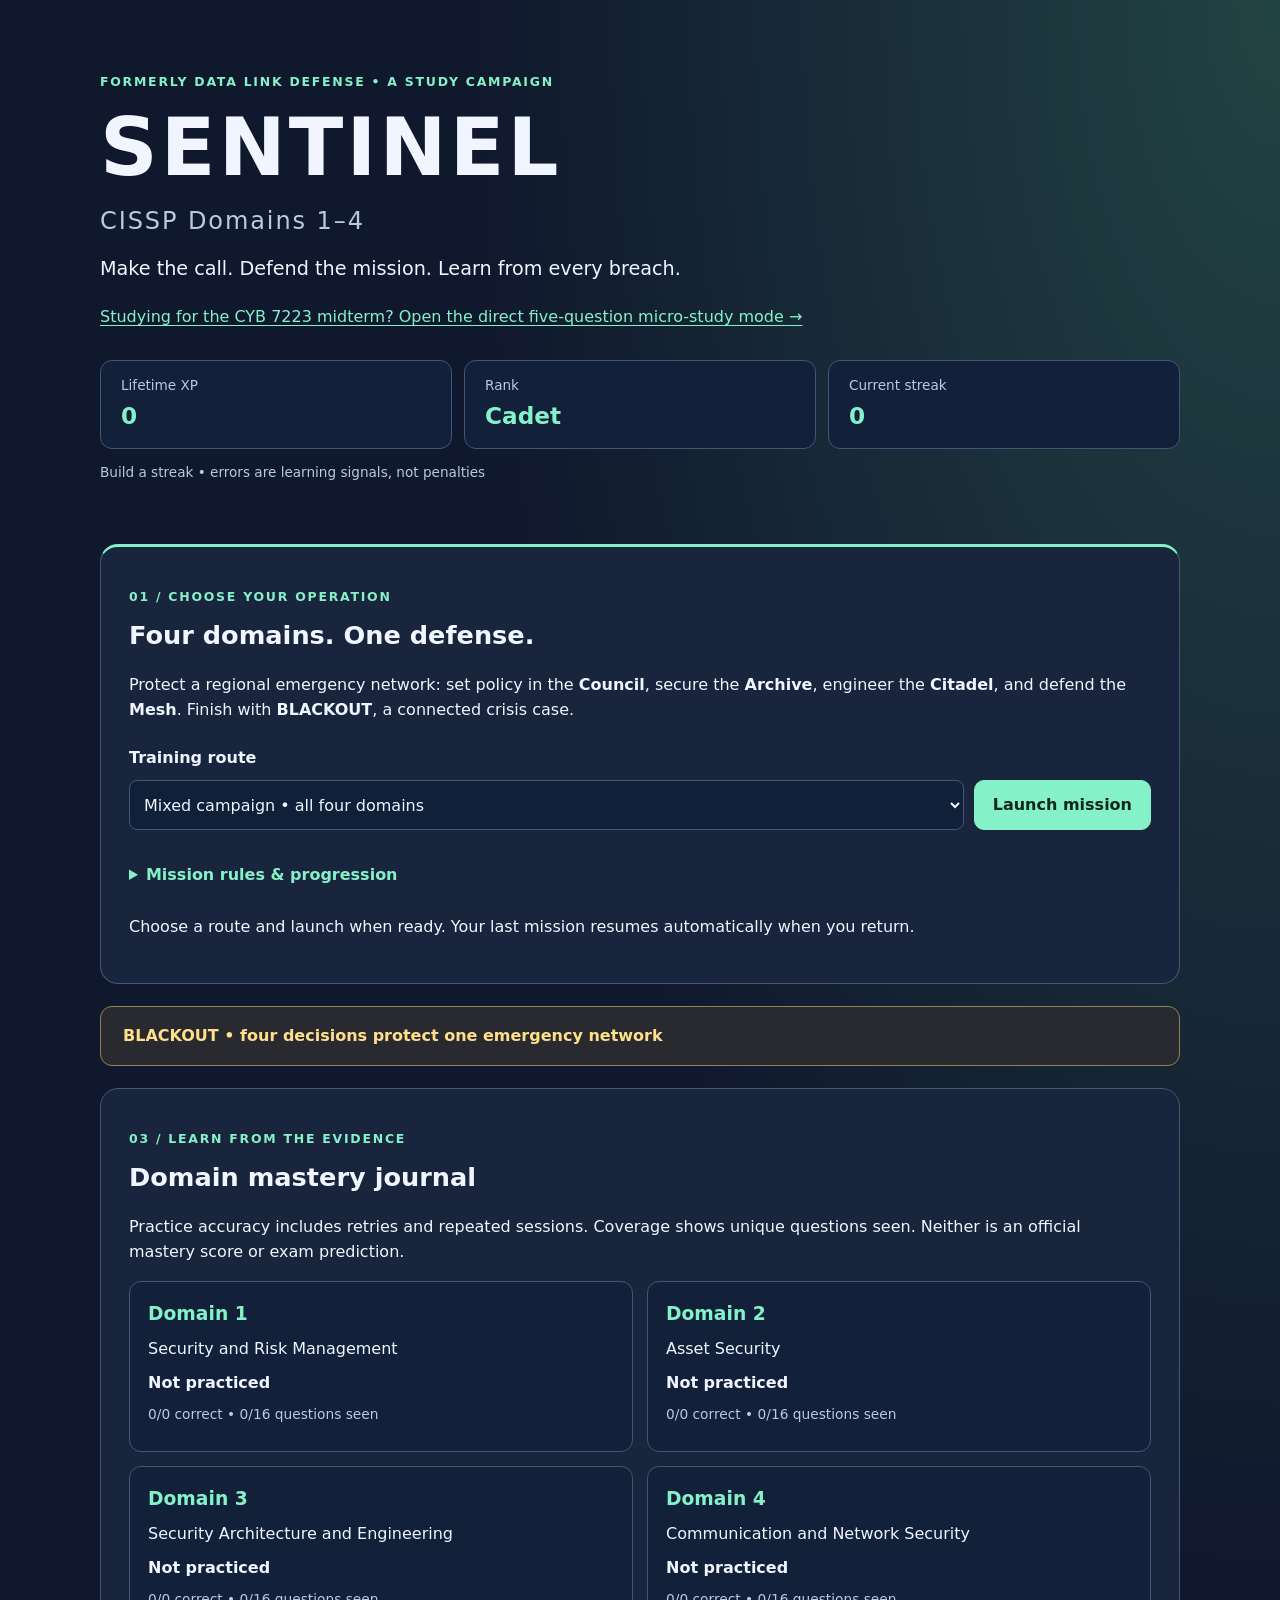
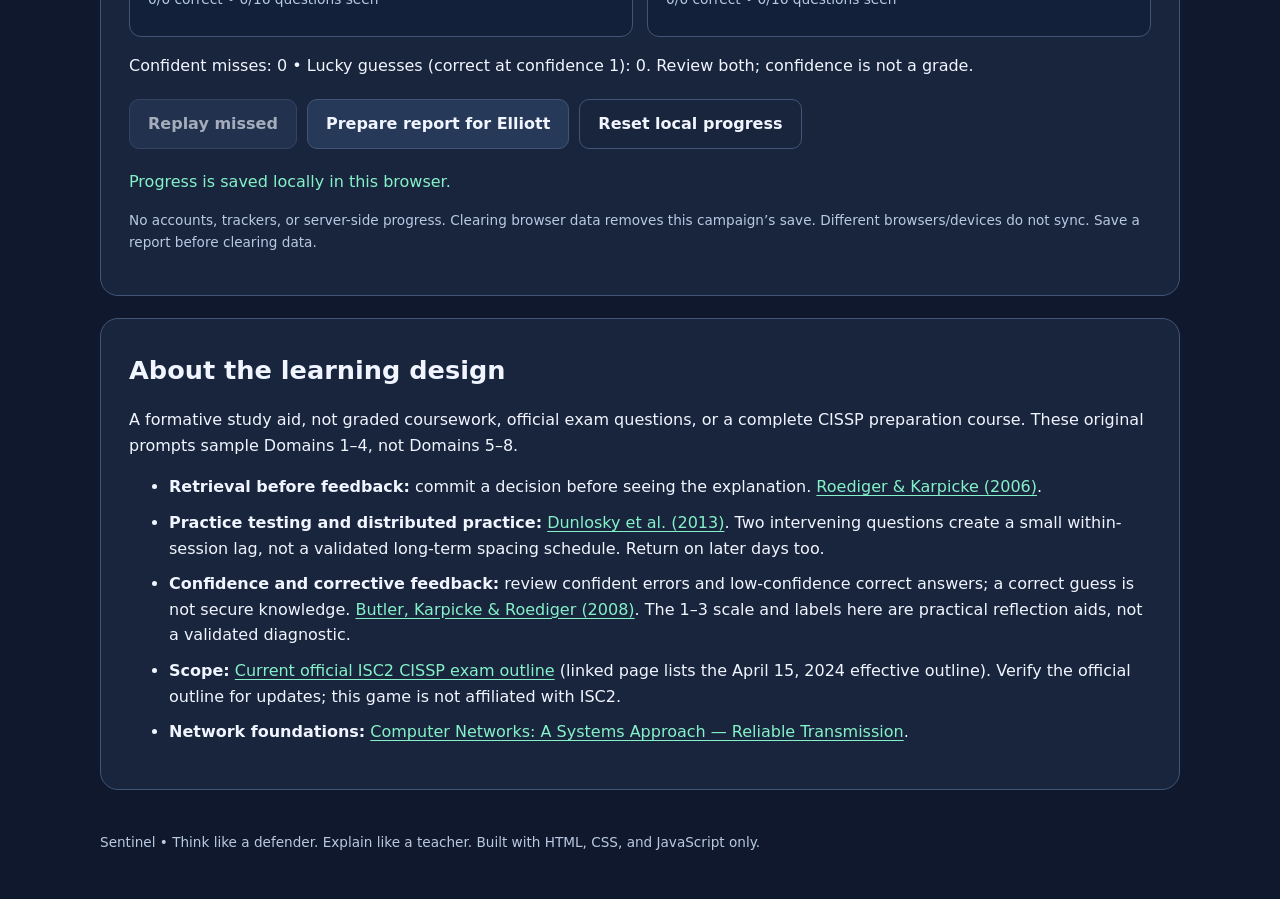
<file: index.html>
<!doctype html>
<html lang="en">
<head>
  <meta charset="utf-8">
  <meta name="viewport" content="width=device-width, initial-scale=1">
  <meta name="description" content="Sentinel: a local-first CISSP Domains 1–4 study campaign with retrieval practice, confidence calibration, and a Blackout boss scenario.">
  <meta name="theme-color" content="#10182d">
  <title>Sentinel • CISSP Domains 1–4</title>
  <link rel="stylesheet" href="styles.css?v=2.0.0">
  <script src="questions.js?v=2.0.0" defer></script>
  <script src="app.js?v=2.0.0" defer></script>
</head>
<body>
  <a class="skip-link" href="#main">Skip to campaign</a>
  <header class="hero">
    <p class="eyebrow">Formerly Data Link Defense • A study campaign</p>
    <h1>SENTINEL<span>CISSP Domains 1–4</span></h1>
    <p class="tagline">Make the call. Defend the mission. Learn from every breach.</p>
    <p><a href="netsec.html">Studying for the CYB 7223 midterm? Open the direct five-question micro-study mode →</a></p>
    <div class="hud" aria-label="Campaign progress">
      <div><span>Lifetime XP</span><strong id="xp">0</strong></div>
      <div><span>Rank</span><strong id="rank">Cadet</strong></div>
      <div><span>Current streak</span><strong id="streak">0</strong></div>
    </div>
    <p id="combo" class="microcopy"></p>
  </header>
  <main id="main">
    <section class="briefing" aria-labelledby="briefing-title">
      <p class="eyebrow">01 / Choose your operation</p>
      <h2 id="briefing-title">Four domains. One defense.</h2>
      <p>Protect a regional emergency network: set policy in the <b>Council</b>, secure the <b>Archive</b>, engineer the <b>Citadel</b>, and defend the <b>Mesh</b>. Finish with <b>BLACKOUT</b>, a connected crisis case.</p>
      <div class="launch-controls">
        <label for="domain-select">Training route</label>
        <select id="domain-select">
          <option value="mixed">Mixed campaign • all four domains</option>
          <option value="1">Domain 1 • Security and Risk Management</option>
          <option value="2">Domain 2 • Asset Security</option>
          <option value="3">Domain 3 • Security Architecture and Engineering</option>
          <option value="4">Domain 4 • Communication and Network Security</option>
        </select>
        <button id="start-session" type="button" class="primary">Launch mission</button>
      </div>
      <details>
        <summary>Mission rules &amp; progression</summary>
        <ul>
          <li>Mixed: 12 balanced practice decisions plus 4 boss decisions. A domain route covers its 15 practice decisions plus 1 boss decision. New mixed runs vary the selection.</li>
          <li>Choose an answer, rate confidence 1–3, then lock it. Read why each option wins or loses before advancing. No timer, lives, or penalties for taking time.</li>
          <li>A miss can return once, after at least two other decisions. Late and boss misses wait for a new Replay missed session. A correct retry clears that unresolved miss, not its history.</li>
          <li>Correct decisions earn 100 XP plus a streak bonus of 20–100 XP. Cadet → Analyst at 1,000 → Defender at 3,000 → Sentinel at 6,000 XP. Ranks reward practice, not exam readiness.</li>
          <li>BLACKOUT: earn one shield per correct boss decision. Secure every available shield to earn a deterministic 200 XP finale bonus. No random damage or hidden pass threshold.</li>
        </ul>
      </details>
      <p id="welcome">Choose a route and launch when ready. Your last mission resumes automatically when you return.</p>
    </section>

    <section id="arena" class="arena" aria-labelledby="arena-title" hidden>
      <div class="arena-topline"><p class="eyebrow">02 / Make the decision</p><span id="level-label" class="pill"></span></div>
      <h2 id="arena-title">Active defense</h2>
      <label id="progress-label" for="mission-progress">Mission progress</label>
      <progress id="mission-progress" max="16" value="0">Mission progress</progress>
      <p id="mission-text" class="mission-text"></p>
      <form id="answer-form">
        <h3 id="prompt" tabindex="-1"></h3>
        <div id="answer-options" class="answers" role="group" aria-labelledby="prompt"></div>
        <fieldset id="confidence">
          <legend>How confident are you? <span>Required before locking</span></legend>
          <div class="confidence-options">
            <label><input type="radio" name="confidence" value="1"> 1 · Guessing</label>
            <label><input type="radio" name="confidence" value="2"> 2 · Somewhat sure</label>
            <label><input type="radio" name="confidence" value="3"> 3 · Confident</label>
          </div>
        </fieldset>
        <button id="lock-answer" type="submit" class="primary" disabled>Lock decision</button>
      </form>
      <div id="feedback" class="feedback" aria-live="polite" aria-atomic="true"></div>
      <button id="next-button" type="button" class="primary" hidden>Continue mission →</button>
    </section>

    <section id="completion" class="completion" aria-labelledby="completion-title" hidden>
      <p class="eyebrow">Operation debrief</p>
      <h2 id="completion-title" tabindex="-1">Mission complete</h2>
      <p id="completion-summary" aria-live="polite"></p>
      <p>Pause and explain one concept in your own words. Revisit the material on a later day for longer spacing. Launch a different route or replay unresolved misses below.</p>
    </section>
    <p id="boss-status" class="boss-banner" aria-live="polite"></p>

    <section class="mastery" aria-labelledby="mastery-title">
      <p class="eyebrow">03 / Learn from the evidence</p>
      <h2 id="mastery-title">Domain mastery journal</h2>
      <p>Practice accuracy includes retries and repeated sessions. Coverage shows unique questions seen. Neither is an official mastery score or exam prediction.</p>
      <div id="mastery-report" class="domain-grid"></div>
      <p id="calibration" aria-live="polite"></p>
      <p id="legacy-note" class="microcopy"></p>
      <div class="actions">
        <button id="replay-missed" type="button" disabled>Replay missed</button>
        <button id="share-report" type="button">Prepare report for Elliott</button>
        <button id="reset-progress" type="button" class="quiet">Reset local progress</button>
      </div>
      <div id="report-panel" hidden>
        <label for="report-text">Score and missed-topic report — copy and share with Elliott for study tracking</label>
        <textarea id="report-text" readonly rows="14" spellcheck="false"></textarea>
        <p>Text is selected for copying. Nothing is sent automatically; the browser does not write to the study CLI.</p>
      </div>
      <p id="storage-status" role="status">Progress stays locally in this browser.</p>
      <p class="microcopy">No accounts, trackers, or server-side progress. Clearing browser data removes this campaign’s save. Different browsers/devices do not sync. Save a report before clearing data.</p>
    </section>

    <section class="learning-design" aria-labelledby="learning-title">
      <h2 id="learning-title">About the learning design</h2>
      <p>A formative study aid, not graded coursework, official exam questions, or a complete CISSP preparation course. These original prompts sample Domains 1–4, not Domains 5–8.</p>
      <ul>
        <li><strong>Retrieval before feedback:</strong> commit a decision before seeing the explanation. <a href="https://learninglab.psych.purdue.edu/downloads/2006/2006_Roediger_Karpicke_PsychSci.pdf">Roediger &amp; Karpicke (2006)</a>.</li>
        <li><strong>Practice testing and distributed practice:</strong> <a href="https://doi.org/10.1177/1529100612453266">Dunlosky et al. (2013)</a>. Two intervening questions create a small within-session lag, not a validated long-term spacing schedule. Return on later days too.</li>
        <li><strong>Confidence and corrective feedback:</strong> review confident errors and low-confidence correct answers; a correct guess is not secure knowledge. <a href="https://learninglab.psych.purdue.edu/downloads/2008/2008_Butler_Karpicke_Roediger_JEPLMC.pdf">Butler, Karpicke &amp; Roediger (2008)</a>. The 1–3 scale and labels here are practical reflection aids, not a validated diagnostic.</li>
        <li><strong>Scope:</strong> <a href="https://www.isc2.org/certifications/cissp/cissp-certification-exam-outline">Current official ISC2 CISSP exam outline</a> (linked page lists the April 15, 2024 effective outline). Verify the official outline for updates; this game is not affiliated with ISC2.</li>
        <li><strong>Network foundations:</strong> <a href="https://book.systemsapproach.org/direct/reliable.html">Computer Networks: A Systems Approach — Reliable Transmission</a>.</li>
      </ul>
    </section>
  </main>
  <footer>Sentinel • Think like a defender. Explain like a teacher. Built with HTML, CSS, and JavaScript only.</footer>
  <noscript>This study campaign needs JavaScript enabled. No progress leaves your browser.</noscript>
</body>
</html>
</file>
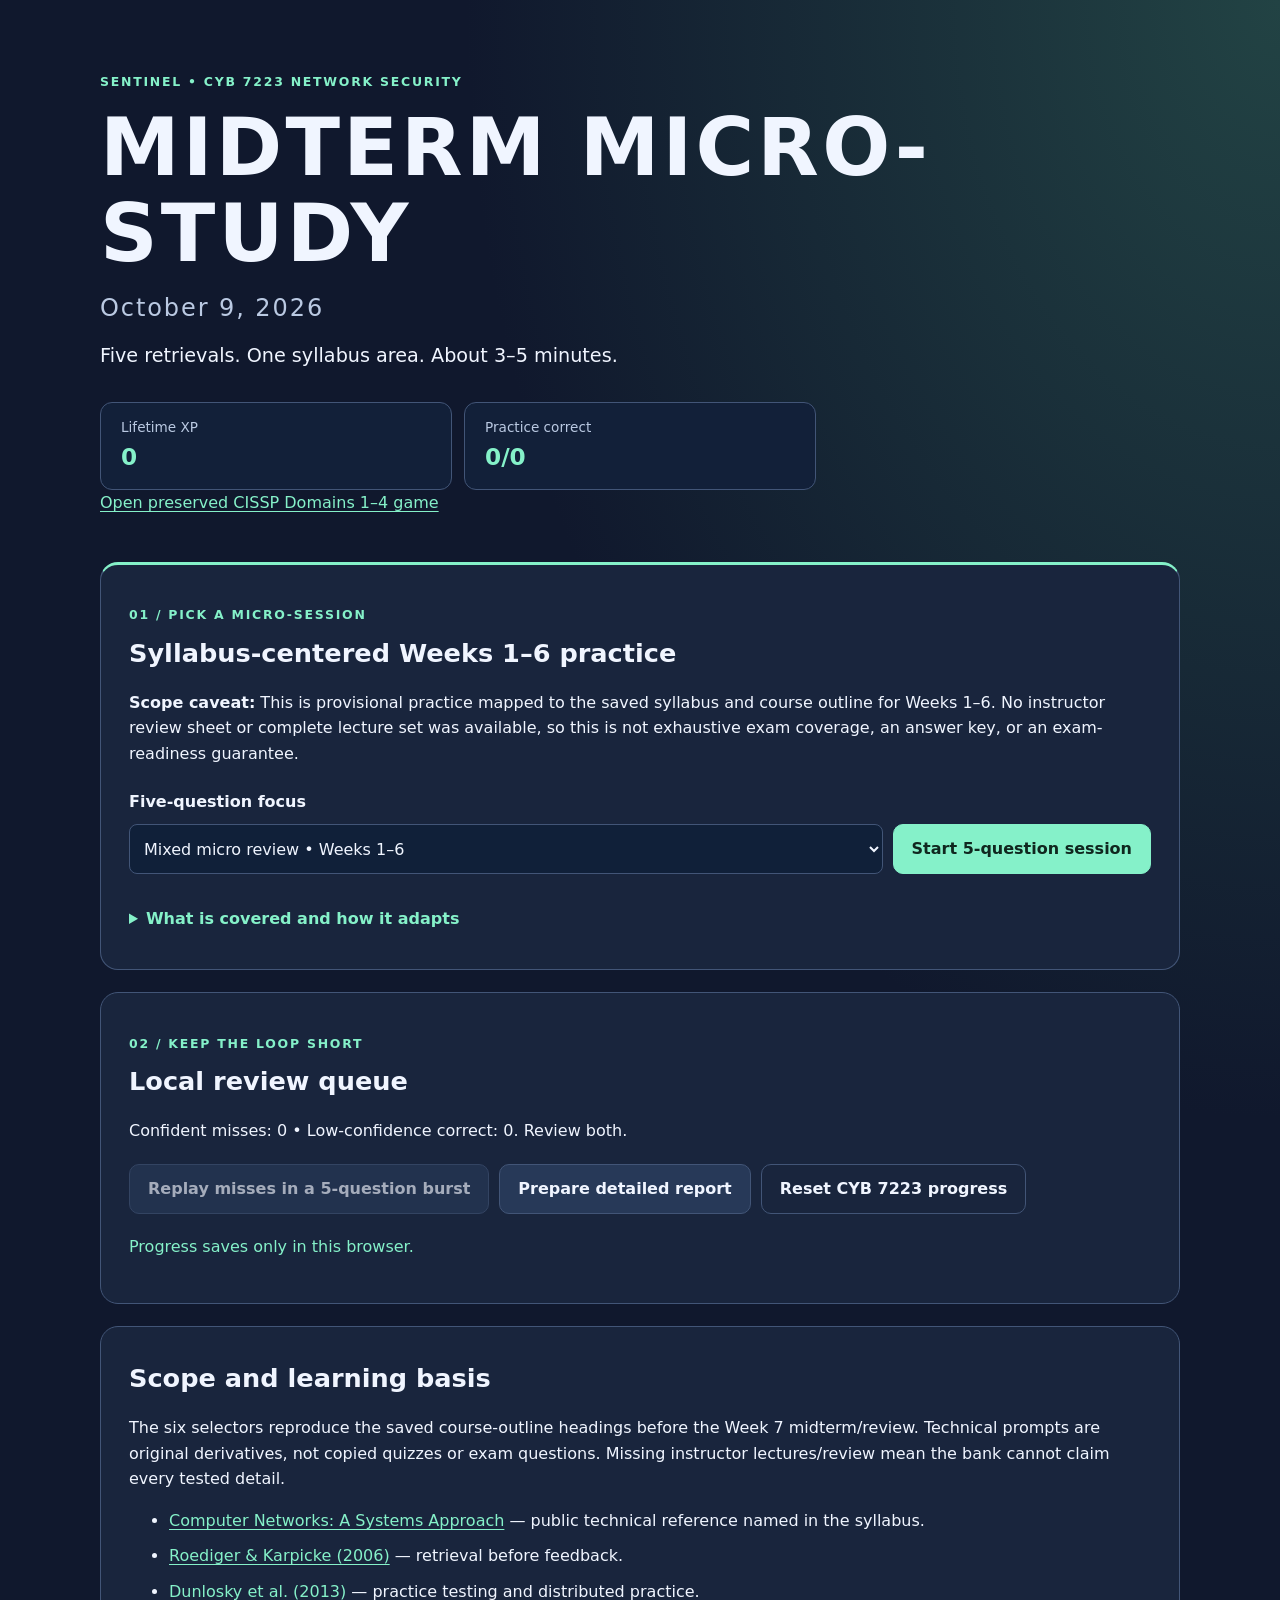
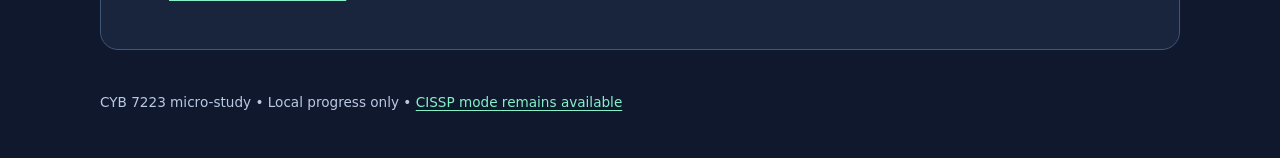
<file: netsec.html>
<!doctype html>
<html lang="en">
<head>
  <meta charset="utf-8">
  <meta name="viewport" content="width=device-width, initial-scale=1">
  <meta name="description" content="Five-question micro-study for the provisional CYB 7223 Network Security midterm Weeks 1–6 scope.">
  <meta name="theme-color" content="#10182d">
  <title>CYB 7223 Midterm Micro-Study • Sentinel</title>
  <link rel="stylesheet" href="styles.css?v=3.0.0">
  <script src="netsec-questions.js?v=3.0.0" defer></script>
  <script src="netsec-app.js?v=3.1.0" defer></script>
</head>
<body>
<a class="skip-link" href="#main">Skip to micro-study</a>
<header class="hero">
  <p class="eyebrow">Sentinel • CYB 7223 Network Security</p>
  <h1>MIDTERM MICRO-STUDY<span>October 9, 2026</span></h1>
  <p class="tagline">Five retrievals. One syllabus area. About 3–5 minutes.</p>
  <div class="hud" aria-label="Local practice progress">
    <div><span>Lifetime XP</span><strong id="xp">0</strong></div>
    <div><span>Practice correct</span><strong id="practice-total">0/0</strong></div>
  </div>
  <nav aria-label="Study modes"><a href="index.html">Open preserved CISSP Domains 1–4 game</a></nav>
</header>
<main id="main">
  <section class="briefing" aria-labelledby="briefing-title">
    <p class="eyebrow">01 / Pick a micro-session</p>
    <h2 id="briefing-title">Syllabus-centered Weeks 1–6 practice</h2>
    <p><strong>Scope caveat:</strong> This is provisional practice mapped to the saved syllabus and course outline for Weeks 1–6. No instructor review sheet or complete lecture set was available, so this is not exhaustive exam coverage, an answer key, or an exam-readiness guarantee.</p>
    <div class="launch-controls">
      <label for="unit-select">Five-question focus</label>
      <select id="unit-select">
        <option value="mixed">Mixed micro review • Weeks 1–6</option>
        <option value="1">Week 1 • Introduction to Networking &amp; Metrics</option>
        <option value="2">Week 2 • Networking Software &amp; Architectures</option>
        <option value="3">Week 3 • Direct Link &amp; Packet Switching Networks</option>
        <option value="4">Week 4 • Auxiliary and End-to-End Protocols for IP</option>
        <option value="5">Week 5 • Internetworking &amp; IP</option>
        <option value="6">Week 6 • IP Scalability &amp; Subnetting</option>
      </select>
      <button id="start-session" type="button" class="primary">Start 5-question session</button>
    </div>
    <details>
      <summary>What is covered and how it adapts</summary>
      <ul>
        <li>Weeks 1–6 only: metrics; layered architectures; direct links/packet switching; ARP, ICMP and end-to-end protocols; IPv4 internetworking; subnetting/scalability.</li>
        <li>Saved labs inform ARP/ping, fragmentation, router forwarding, TTL, and classic Linux UDP traceroute practice. The tracker’s due topics—stop-and-wait, 1-bit sequence numbers, and 4B/5B—are included.</li>
        <li>Numeric and ordering retrieval includes delays, window constraints, coding efficiency, framing, fragmentation, traceroute, and subnetting.</li>
        <li>A miss waits behind the remaining retrievals and is prioritized in the next focus/mixed session or Replay missed; the five-question session never grows longer.</li>
        <li>Choose confidence 1–3 before feedback. Progress and resume state stay in this browser under a key separate from the CISSP game.</li>
      </ul>
    </details>
  </section>

  <section id="arena" class="arena" aria-labelledby="prompt" hidden>
    <p id="unit-label" class="pill"></p>
    <label id="progress-label" for="micro-progress">0/5 retrievals</label>
    <progress id="micro-progress" max="5" value="0">Micro-session progress</progress>
    <form id="answer-form">
      <h2 id="prompt" tabindex="-1"></h2>
      <div id="answer-options" class="answers"></div>
      <fieldset id="confidence">
        <legend>Confidence before feedback <span>required</span></legend>
        <div class="confidence-options">
          <label><input type="radio" name="confidence" value="1"> 1 · Guessing</label>
          <label><input type="radio" name="confidence" value="2"> 2 · Somewhat sure</label>
          <label><input type="radio" name="confidence" value="3"> 3 · Confident</label>
        </div>
      </fieldset>
      <button id="lock-answer" class="primary" type="submit" disabled>Lock retrieval</button>
    </form>
    <div id="feedback" class="feedback" aria-live="polite" aria-atomic="true"></div>
    <p class="microcopy">Public technical reference: <a id="source-link" href="https://book.systemsapproach.org/">Computer Networks: A Systems Approach</a></p>
    <button id="next-button" class="primary" type="button" hidden>Next retrieval →</button>
  </section>

  <section id="completion" class="completion" aria-labelledby="completion-title" hidden>
    <p class="eyebrow">Micro debrief</p>
    <h2 id="completion-title" tabindex="-1">Five retrievals complete</h2>
    <p id="completion-summary" aria-live="polite"></p>
    <p>Next: replay unresolved misses, repeat this syllabus area later, or switch topics for interleaving.</p>
  </section>

  <section class="mastery" aria-labelledby="review-title">
    <p class="eyebrow">02 / Keep the loop short</p>
    <h2 id="review-title">Local review queue</h2>
    <p id="calibration">Confident misses: 0 • Low-confidence correct: 0.</p>
    <div class="actions">
      <button id="replay-missed" type="button" disabled>Replay misses in a 5-question burst</button>
      <button id="share-report" type="button">Prepare detailed report</button>
      <button id="reset-progress" type="button" class="quiet">Reset CYB 7223 progress</button>
    </div>
    <div id="report-panel" hidden>
      <label for="report-text">Copy this detailed local response report</label>
      <textarea id="report-text" readonly rows="14"></textarea>
      <p>Includes each saved question, response, correct answer, result, confidence, and available attempt time/ID. Nothing is sent automatically.</p>
    </div>
    <p id="storage-status" role="status">Progress saves only in this browser.</p>
  </section>

  <section class="learning-design" aria-labelledby="sources-title">
    <h2 id="sources-title">Scope and learning basis</h2>
    <p>The six selectors reproduce the saved course-outline headings before the Week 7 midterm/review. Technical prompts are original derivatives, not copied quizzes or exam questions. Missing instructor lectures/review mean the bank cannot claim every tested detail.</p>
    <ul>
      <li><a href="https://book.systemsapproach.org/">Computer Networks: A Systems Approach</a> — public technical reference named in the syllabus.</li>
      <li><a href="https://learninglab.psych.purdue.edu/downloads/2006/2006_Roediger_Karpicke_PsychSci.pdf">Roediger &amp; Karpicke (2006)</a> — retrieval before feedback.</li>
      <li><a href="https://doi.org/10.1177/1529100612453266">Dunlosky et al. (2013)</a> — practice testing and distributed practice.</li>
    </ul>
  </section>
</main>
<footer>CYB 7223 micro-study • Local progress only • <a href="index.html">CISSP mode remains available</a></footer>
<noscript>This study game requires JavaScript. No progress leaves your browser.</noscript>
</body>
</html>
</file>
<file: styles.css>
:root { color-scheme: dark; --bg:#10182d; --panel:#19253d; --ink:#f0f5ff; --muted:#bac9e2; --accent:#85f1c9; --line:#425577; --warn:#ffcc9c; font-family:system-ui,-apple-system,BlinkMacSystemFont,"Segoe UI",sans-serif; }
* { box-sizing:border-box; }
body { margin:0; color:var(--ink); background:radial-gradient(ellipse at top right,#224344 0,transparent 45%),var(--bg); line-height:1.6; }
[hidden] { display:none !important; }
a { color:var(--accent); text-underline-offset:3px; }
button,input,select,textarea { font:inherit; }
button,select,summary,input:not([type="radio"]) { min-height:44px; }
button { cursor:pointer; border:1px solid var(--line); border-radius:10px; padding:11px 18px; color:var(--ink); background:#273958; font-weight:650; transition:background .15s,transform .15s; }
button:hover:not(:disabled) { background:#385171; transform:translateY(-1px); }
button:disabled { opacity:.65; cursor:not-allowed; }
button.primary { background:var(--accent); border-color:var(--accent); color:#10271f; }
button.primary:hover:not(:disabled) { background:#b8ffe2; }
button.quiet { background:transparent; }
:focus-visible { outline:3px solid #ffdf89; outline-offset:4px; }
#prompt:focus,#completion-title:focus { outline:2px solid var(--accent); outline-offset:7px; border-radius:5px; }
.skip-link { position:absolute; top:-100px; left:16px; padding:12px; background:var(--bg); z-index:2; }
.skip-link:focus { top:12px; }
.hero,main,footer { width:min(1080px,100% - 40px); margin-inline:auto; }
.hero { padding:60px 0 24px; }
.eyebrow { color:var(--accent); text-transform:uppercase; font-weight:750; font-size:.78rem; letter-spacing:.14em; }
h1 { margin:12px 0; font-size:clamp(2.7rem,7vw,5rem); line-height:1.08; letter-spacing:.04em; }
h1 span { display:block; color:var(--muted); font-size:clamp(1.1rem,3vw,1.5rem); font-weight:500; letter-spacing:.08em; margin-top:18px; }
h2 { font-size:1.6rem; line-height:1.25; margin:8px 0 20px; }
h3 { line-height:1.5; }
.tagline { font-size:1.2rem; max-width:60ch; }
.hud { display:grid; grid-template-columns:repeat(3,1fr); gap:12px; margin-top:30px; }
.hud div { border:1px solid var(--line); background:#122039; border-radius:12px; padding:14px 20px; }
.hud span { display:block; color:var(--muted); font-size:.85rem; }
.hud strong { display:block; color:var(--accent); font-size:1.45rem; }
section { padding:28px; margin-block:22px; border:1px solid var(--line); border-radius:18px; background:var(--panel); }
.briefing { border-top:3px solid var(--accent); }
.launch-controls { display:grid; grid-template-columns:1fr auto; gap:10px; margin:22px 0; }
.launch-controls label { grid-column:1/-1; font-weight:650; }
select { width:100%; min-width:0; border:1px solid var(--line); border-radius:8px; padding:10px; background:#102039; color:var(--ink); }
input:not([type="radio"]) { width:100%; border:1px solid var(--line); border-radius:8px; padding:10px; background:#102039; color:var(--ink); }
summary { cursor:pointer; padding-block:10px; color:var(--accent); font-weight:650; }
li { margin-bottom:10px; }
.arena { border-color:#74b5a7; box-shadow:0 12px 40px #04091755; }
.arena-topline { display:flex; gap:15px; justify-content:space-between; flex-wrap:wrap; align-items:center; }
.pill { padding:6px 12px; border:1px solid var(--line); border-radius:20px; font-size:.8rem; color:var(--muted); }
progress { display:block; width:100%; height:14px; margin:8px 0 20px; accent-color:var(--accent); }
#progress-label { color:var(--muted); font-size:.9rem; }
.mission-text { color:var(--accent); font-weight:650; }
#prompt { font-size:clamp(1.2rem,3vw,1.55rem); }
.answers { display:grid; grid-template-columns:1fr 1fr; gap:12px; }
.answer-card { text-align:left; min-height:76px; font-weight:500; padding:17px; background:#142139; }
.answer-card[aria-pressed="true"] { border:2px solid var(--accent); background:#254b49; color:#fff; }
fieldset { margin:24px 0; border:1px solid var(--line); border-radius:12px; padding:16px; }
legend { font-weight:650; padding-inline:8px; }
legend span { color:var(--muted); font-size:.8rem; font-weight:400; }
.confidence-options { display:flex; flex-wrap:wrap; gap:10px; }
.confidence-options label { display:flex; align-items:center; gap:9px; min-height:44px; padding:10px 12px; background:#122039; border-radius:8px; cursor:pointer; }
input[type="radio"] { width:20px; height:20px; accent-color:var(--accent); }
.feedback { margin:22px 0; color:var(--muted); }
.feedback.correct,.feedback.incorrect { padding:20px; background:#102039; border-left:4px solid var(--accent); border-radius:8px; color:var(--ink); }
.feedback.incorrect { border-color:var(--warn); }
.feedback h3 { margin-top:0; }
.feedback li { font-size:.95rem; }
.completion { background:linear-gradient(120deg,#163c3b,#19253d); border-color:var(--accent); }
.boss-banner { padding:16px 22px; border:1px solid #958253; background:#292a30; color:#ffdf89; border-radius:12px; font-weight:650; }
.domain-grid { display:grid; grid-template-columns:repeat(2,1fr); gap:14px; }
.domain-card { padding:18px; border:1px solid var(--line); background:#122039; border-radius:12px; }
.domain-card h3 { margin:0; color:var(--accent); }
.domain-card p { margin:8px 0; }
.domain-card p:last-child { font-size:.86rem; color:var(--muted); }
.actions { display:flex; flex-wrap:wrap; gap:10px; margin-block:20px; }
#report-panel { margin:20px 0; }
textarea { display:block; width:100%; margin-top:12px; padding:14px; color:var(--ink); background:#10182d; border:1px solid var(--line); border-radius:8px; resize:vertical; }
.microcopy,footer { color:var(--muted); font-size:.85rem; }
#storage-status { color:var(--accent); }
footer { padding:20px 0 45px; }
@media (max-width:720px) {
  .hero,main,footer { width:calc(100% - 24px); }
  .hero { padding-top:32px; }
  section { padding:20px 16px; }
  .hud { gap:8px; }
  .hud div { padding:10px; }
  .hud strong { font-size:1.1rem; }
  .answers,.domain-grid,.launch-controls { grid-template-columns:1fr; }
  .actions button { flex:1 1 160px; }
  .confidence-options { flex-direction:column; }
  .feedback { padding:14px !important; }
}
@media (prefers-reduced-motion:reduce) {
  *,*::before,*::after { animation:none !important; transition:none !important; scroll-behavior:auto !important; }
  button:hover:not(:disabled) { transform:none; }
}
</file>
